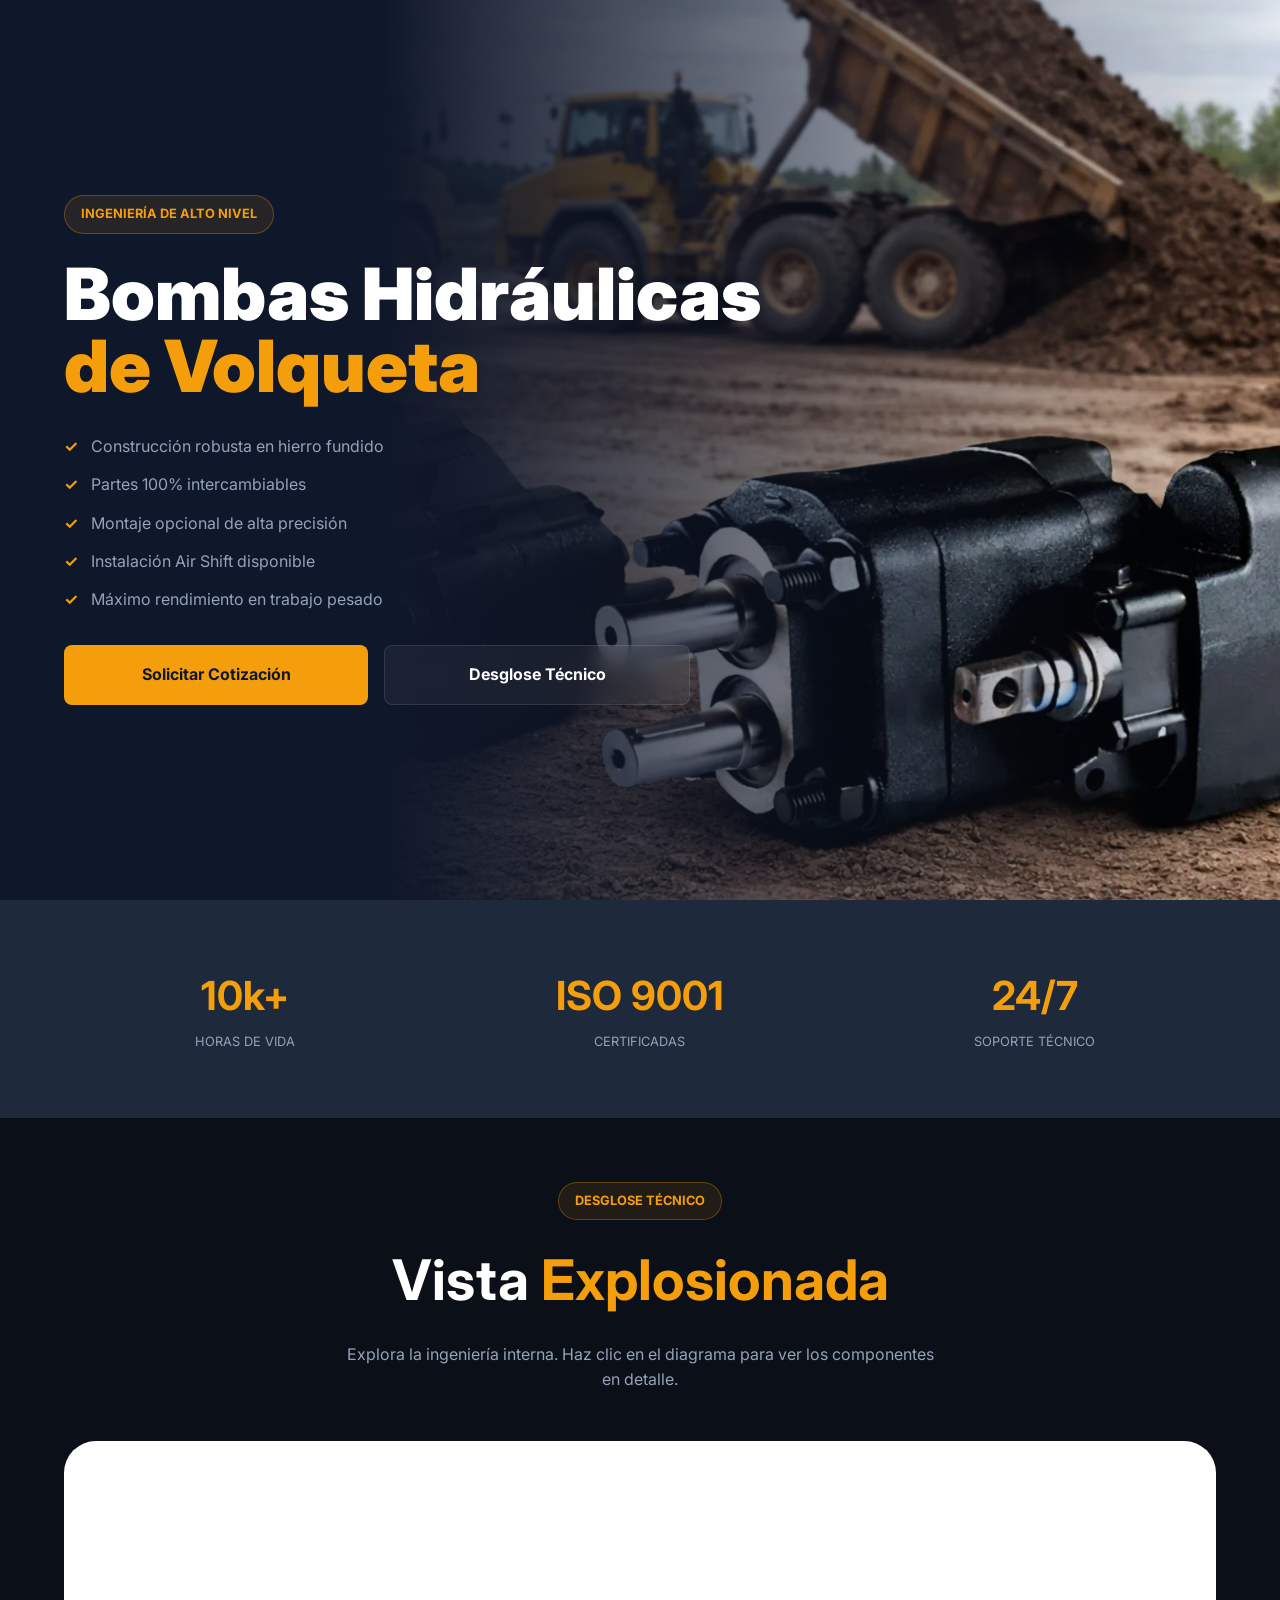
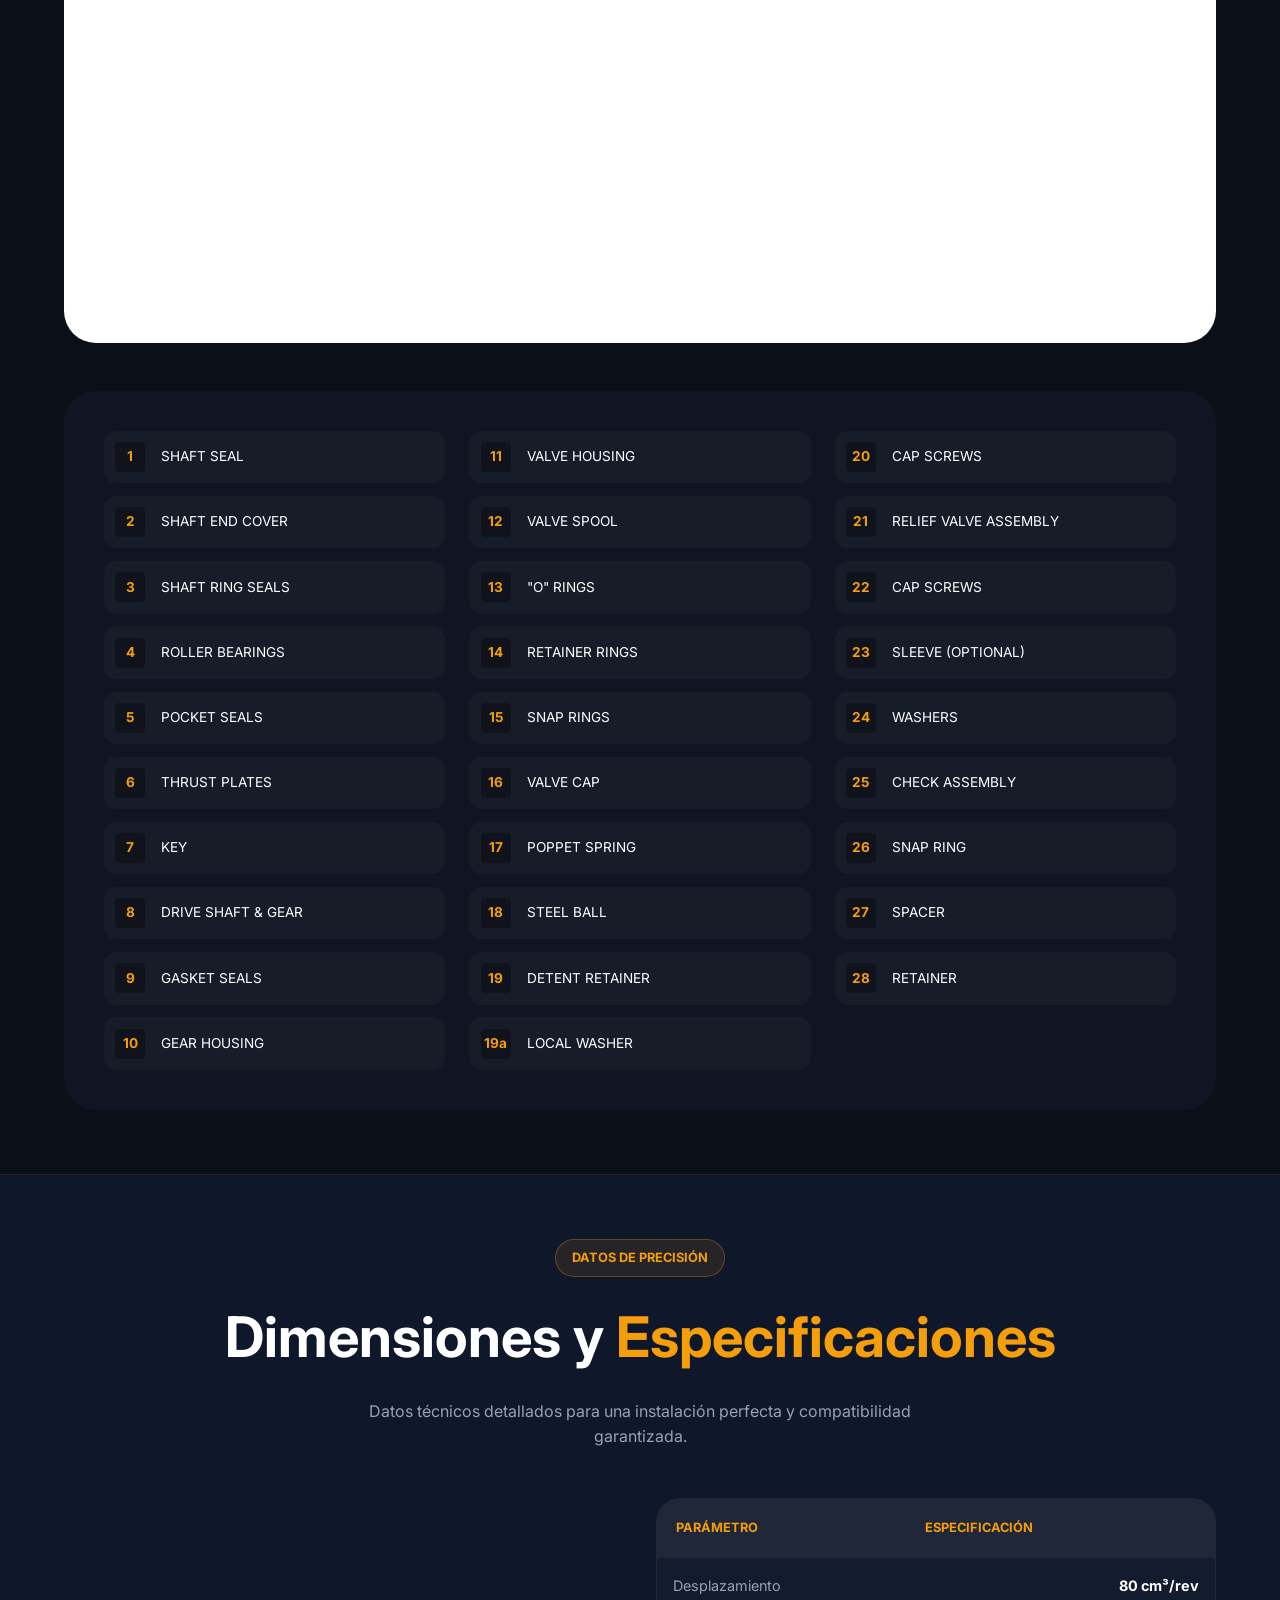
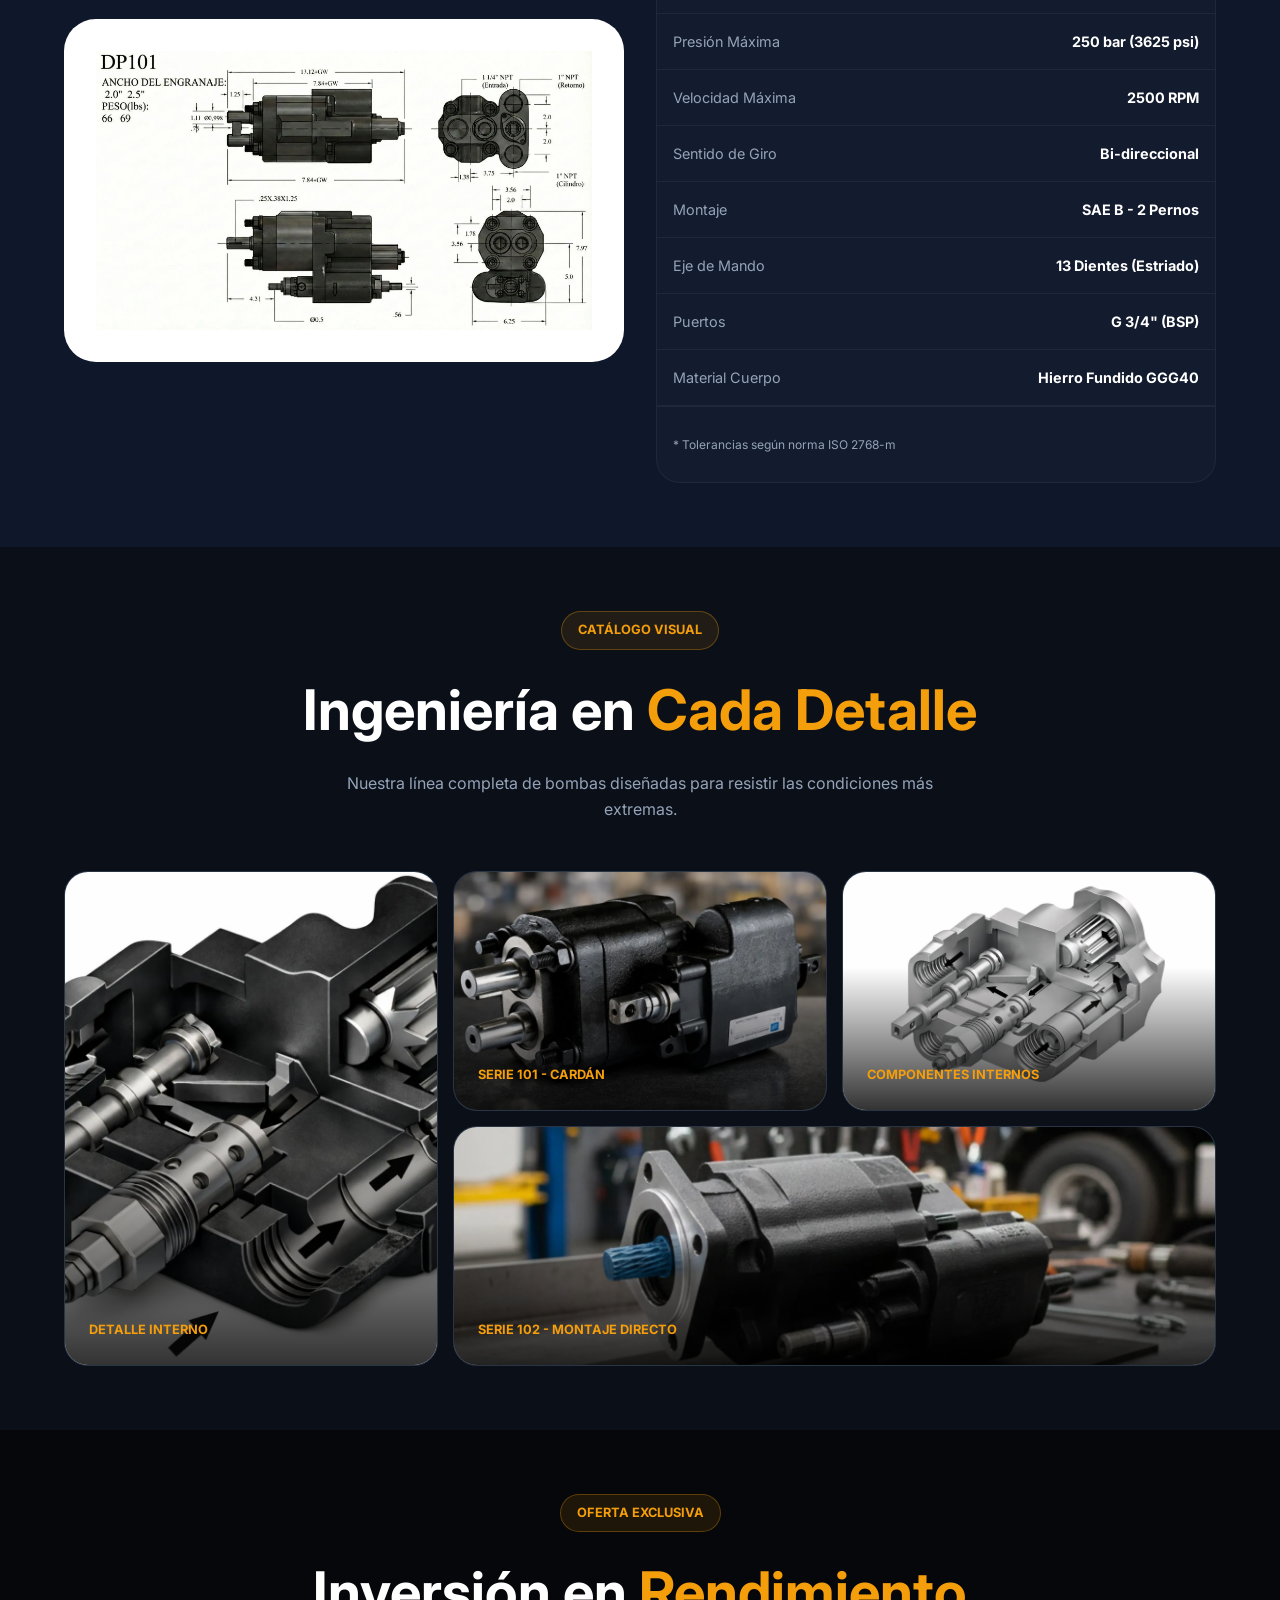
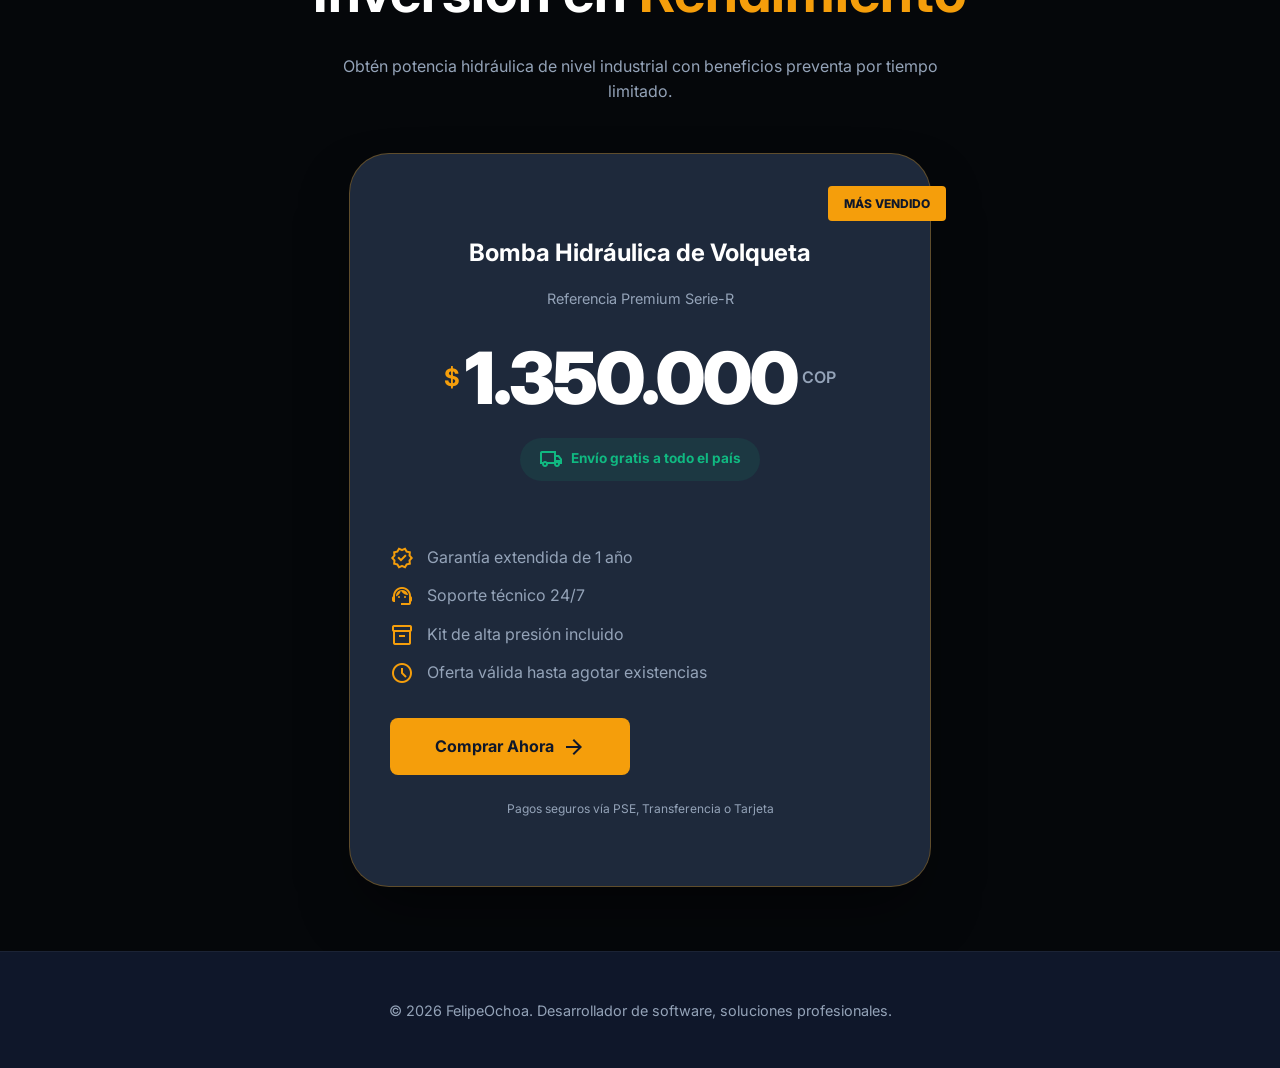
<file: index.html>
<!DOCTYPE html>
<html lang="es">
    <head>
        <meta charset="UTF-8">
        <meta name="viewport" content="width=device-width, initial-scale=1.0">
        <title>Bombas Hidráulicas Premium para Volqueta</title>
        <meta name="description" content="Venta de bombas hidráulicas de alto rendimiento para volquetas. Series C101, C102, G101 y G102. Construcción en hierro fundido, envío gratis y garantía de 1 año.">
        <meta name="keywords" content="bombas hidráulicas, bomba de volqueta, serie 101, serie 102, toma de fuerza, montaje en cardán, repuestos hidráulicos de maquinaria">
        <meta name="author" content="FelipeOchoa.com">
        <meta name="robots" content="index, follow">
        <link rel="icon" type="image/png" sizes="32x32" href="assets/favicon-32x32.png">
        <link rel="icon" type="image/png" sizes="96x96" href="assets/favicon-96x96.png">
        <link rel="icon" type="image/png" sizes="16x16" href="assets/favicon-16x16.png">
        <link rel="canonical" href="https://felipeochoa.com/">
        <link rel="preload" as="image" href="assets/bombas-hidraulicas-volqueta.webp" fetchpriority="high">
        <link rel="stylesheet" href="estilos.css">
        <link href="https://fonts.googleapis.com/css2?family=Inter:wght@400;700;900&display=swap" rel="stylesheet">
        <link rel="stylesheet" href="https://fonts.googleapis.com/css2?family=Material+Symbols+Outlined:wght,FILL@100..700,0..1" />
    </head>
    <body>
        <header class="encabezadoPrincipal">
            <div class="encabezadoPrincipal__hero">
                <article class="encabezadoPrincipal__contenido">
                    <span class="etiquetaResalte">Ingeniería de Alto Nivel</span>
                    <h1 class="encabezadoPrincipal__titulo">Bombas Hidráulicas <span>de Volqueta</span></h1>
                    <ul class="listaCaracteristicas">
                        <li class="listaCaracteristicas__item">Construcción robusta en hierro fundido</li>
                        <li class="listaCaracteristicas__item">Partes 100% intercambiables</li>
                        <li class="listaCaracteristicas__item">Montaje opcional de alta precisión</li>
                        <li class="listaCaracteristicas__item">Instalación Air Shift disponible</li>
                        <li class="listaCaracteristicas__item">Máximo rendimiento en trabajo pesado</li>
                    </ul>
                    <nav class="encabezadoPrincipal__acciones">
                        <a href="#cotizacion" class="boton boton--primario" title="Ir a la sección de precios y cotización">Solicitar Cotización</a>
                        <a href="#tecnico" class="boton boton--secundario" title="Ver especificaciones técnicas y vista explosionada">Desglose Técnico</a>
                    </nav>
                </article>
                <figure class="encabezadoPrincipal__figura">
                    <source srcset="assets/bombas-hidraulicas-volqueta.webp" media="(min-width: 768px)">
                    <img class="encabezadoPrincipal__imagen" src="assets/bombas-hidraulicas-volqueta.webp" alt="Dos bombas hidráulicas de hierro fundido para volquetas en primer plano" title="Bombas hidráulicas premium de hierro fundido" fetchpriority="high">
                </figure>
            </div>
        </header>
        <main>
            <section class="seccionEstadisticas">
                <article class="seccionEstadisticas__item"><strong>10k+</strong><span>Horas de Vida</span></article>
                <article class="seccionEstadisticas__item"><strong>ISO 9001</strong><span>Certificadas</span></article>
                <article class="seccionEstadisticas__item"><strong>24/7</strong><span>Soporte Técnico</span></article>
            </section>
            <section id="tecnico" class="seccionTecnica">
                <header class="seccionTecnica__encabezado">
                    <span class="etiquetaResalte">Desglose Técnico</span>
                    <h2 class="seccionTecnica__titulo">Vista <span>Explosionada</span></h2>
                    <p class="seccionTecnica__descripcion">Explora la ingeniería interna. Haz clic en el diagrama para ver los componentes en detalle.</p>
                </header>
                <figure class="vistaExplosionada" id="abrirModal" title="Haga clic para ampliar el diagrama de la bomba">
                    <div class="vistaExplosionada__carrusel">
                        <img loading="lazy" src="assets/bomba-hidraulica-despiece-frontal.webp" alt="Vista explosionada frontal de bomba hidráulica" title="Despiece frontal bomba hidráulica" class="vistaExplosionada__imagen" style="--retraso: 0s">
                        <img loading="lazy" src="assets/diagrama-tecnico-bomba-volqueta.webp" alt="Diagrama técnico detallado de engranajes" title="Diagrama de engranajes internos" class="vistaExplosionada__imagen" style="--retraso: 4s">
                        <img loading="lazy" src="assets/plano-ensamble-bomba-hidraulica.webp" alt="Plano de ensamble y despiece técnico" title="Plano técnico de ensamble" class="vistaExplosionada__imagen" style="--retraso: 8s">
                    </div>
                    <div class="vistaExplosionada__indicadorZoom">
                        <span class="material-symbols-outlined vistaExplosionada__icono">zoom_in</span>
                    </div>
                </figure>
                <article class="cuadriculaComponentes">
                    <div class="cuadriculaComponentes__columna">
                        <div class="cuadriculaComponentes__item"><b>1</b><span>SHAFT SEAL</span></div>
                        <div class="cuadriculaComponentes__item"><b>2</b><span>SHAFT END COVER</span></div>
                        <div class="cuadriculaComponentes__item"><b>3</b><span>SHAFT RING SEALS</span></div>
                        <div class="cuadriculaComponentes__item"><b>4</b><span>ROLLER BEARINGS</span></div>
                        <div class="cuadriculaComponentes__item"><b>5</b><span>POCKET SEALS</span></div>
                        <div class="cuadriculaComponentes__item"><b>6</b><span>THRUST PLATES</span></div>
                        <div class="cuadriculaComponentes__item"><b>7</b><span>KEY</span></div>
                        <div class="cuadriculaComponentes__item"><b>8</b><span>DRIVE SHAFT & GEAR</span></div>
                        <div class="cuadriculaComponentes__item"><b>9</b><span>GASKET SEALS</span></div>
                        <div class="cuadriculaComponentes__item"><b>10</b><span>GEAR HOUSING</span></div>
                    </div>
                    <div class="cuadriculaComponentes__columna">
                        <div class="cuadriculaComponentes__item"><b>11</b><span>VALVE HOUSING</span></div>
                        <div class="cuadriculaComponentes__item"><b>12</b><span>VALVE SPOOL</span></div>
                        <div class="cuadriculaComponentes__item"><b>13</b><span>"O" RINGS</span></div>
                        <div class="cuadriculaComponentes__item"><b>14</b><span>RETAINER RINGS</span></div>
                        <div class="cuadriculaComponentes__item"><b>15</b><span>SNAP RINGS</span></div>
                        <div class="cuadriculaComponentes__item"><b>16</b><span>VALVE CAP</span></div>
                        <div class="cuadriculaComponentes__item"><b>17</b><span>POPPET SPRING</span></div>
                        <div class="cuadriculaComponentes__item"><b>18</b><span>STEEL BALL</span></div>
                        <div class="cuadriculaComponentes__item"><b>19</b><span>DETENT RETAINER</span></div>
                        <div class="cuadriculaComponentes__item"><b>19a</b><span>LOCAL WASHER</span></div>
                    </div>
                    <div class="cuadriculaComponentes__columna">
                        <div class="cuadriculaComponentes__item"><b>20</b><span>CAP SCREWS</span></div>
                        <div class="cuadriculaComponentes__item"><b>21</b><span>RELIEF VALVE ASSEMBLY</span></div>
                        <div class="cuadriculaComponentes__item"><b>22</b><span>CAP SCREWS</span></div>
                        <div class="cuadriculaComponentes__item"><b>23</b><span>SLEEVE (OPTIONAL)</span></div>
                        <div class="cuadriculaComponentes__item"><b>24</b><span>WASHERS</span></div>
                        <div class="cuadriculaComponentes__item"><b>25</b><span>CHECK ASSEMBLY</span></div>
                        <div class="cuadriculaComponentes__item"><b>26</b><span>SNAP RING</span></div>
                        <div class="cuadriculaComponentes__item"><b>27</b><span>SPACER</span></div>
                        <div class="cuadriculaComponentes__item"><b>28</b><span>RETAINER</span></div>
                    </div>
                </article>
            </section>
            <section class="seccionDimensiones">
                <header class="seccionTecnica__encabezado">
                    <span class="etiquetaResalte">Datos de Precisión</span>
                    <h2 class="seccionTecnica__titulo">Dimensiones y <span>Especificaciones</span></h2>
                    <p class="seccionTecnica__descripcion">Datos técnicos detallados para una instalación perfecta y compatibilidad garantizada.</p>
                </header>
                <div class="seccionDimensiones__cuadricula">
                    <figure class="seccionDimensiones__visual">
                        <img loading="lazy" src="assets/dimensiones-tecnicas.webp" alt="Diagrama de dimensiones técnicas de la bomba" title="Esquema de dimensiones de brida y eje estriado">
                    </figure>
                    <div class="seccionDimensiones__contenedorTabla">
                        <table class="seccionDimensiones__tabla">
                            <thead>
                                <tr><th>Parámetro</th><th>Especificación</th></tr>
                            </thead>
                            <tbody>
                                <tr><td>Desplazamiento</td><td>80 cm³/rev</td></tr>
                                <tr><td>Presión Máxima</td><td>250 bar (3625 psi)</td></tr>
                                <tr><td>Velocidad Máxima</td><td>2500 RPM</td></tr>
                                <tr><td>Sentido de Giro</td><td>Bi-direccional</td></tr>
                                <tr><td>Montaje</td><td>SAE B - 2 Pernos</td></tr>
                                <tr><td>Eje de Mando</td><td>13 Dientes (Estriado)</td></tr>
                                <tr><td>Puertos</td><td>G 3/4" (BSP)</td></tr>
                                <tr><td>Material Cuerpo</td><td>Hierro Fundido GGG40</td></tr>
                            </tbody>
                        </table>
                        <footer class="seccionDimensiones__pieTabla">
                            <p>* Tolerancias según norma ISO 2768-m</p>
                        </footer>
                    </div>
                </div>
            </section>
            <section class="seccionModelos">
                <header class="seccionTecnica__encabezado">
                    <span class="etiquetaResalte">Catálogo Visual</span>
                    <h2 class="seccionTecnica__titulo">Ingeniería en <span>Cada Detalle</span></h2>
                    <p class="seccionTecnica__descripcion">Nuestra línea completa de bombas diseñadas para resistir las condiciones más extremas.</p>
                </header>
                <div class="seccionModelos__cuadricula">
                    <article class="seccionModelos__tarjeta seccionModelos__tarjeta--alta">
                        <img loading="lazy" src="assets/despiece-interno-valvulas-bomba.webp" alt="Despiece técnico interno mostrando el sistema de válvulas de la bomba hidráulica" title="Sistema de válvulas de bomba hidráulica serie R">
                        <div class="seccionModelos__superposicion">
                            <span class="seccionModelos__nombre">Detalle Interno</span>
                        </div>
                    </article>
                    <article class="seccionModelos__tarjeta">
                        <img loading="lazy" src="assets/bomba-hidraulica-101-montaje-cardan.webp" alt="Bomba hidráulica serie 101 para volqueta con configuración de montaje en cardán" title="Bomba serie 101 lista para montaje en cardán">
                        <div class="seccionModelos__superposicion">
                            <span class="seccionModelos__nombre">Serie 101 - Cardán</span>
                        </div>
                    </article>
                    <article class="seccionModelos__tarjeta">
                        <img loading="lazy" src="assets/componentes-internos-bomba-hidraulica.webp" alt="Vista detallada de los componentes internos y engranajes de la bomba hidráulica" title="Engranajes y componentes internos de precisión">
                        <div class="seccionModelos__superposicion">
                            <span class="seccionModelos__nombre">Componentes Internos</span>
                        </div>
                    </article>
                    <article class="seccionModelos__tarjeta seccionModelos__tarjeta--ancha">
                        <img loading="lazy" src="assets/bomba-hidraulica-102-toma-fuerza-directa.webp" alt="Bomba hidráulica serie 102 de montaje directo para toma de fuerza de equipo pesado" title="Bomba serie 102 para toma de fuerza directa">
                        <div class="seccionModelos__superposicion">
                            <span class="seccionModelos__nombre">Serie 102 - Montaje Directo</span>
                        </div>
                    </article>
                </div>
            </section>
            <section class="seccionPrecios" id="cotizacion">
                <header class="seccionTecnica__encabezado">
                    <span class="etiquetaResalte">Oferta Exclusiva</span>
                    <h2 class="seccionTecnica__titulo">Inversión en <span>Rendimiento</span></h2>
                    <p class="seccionTecnica__descripcion">Obtén potencia hidráulica de nivel industrial con beneficios preventa por tiempo limitado.</p>
                </header>
                <div class="seccionPrecios__contenedor">
                    <article class="tarjetaPrecio tarjetaPrecio--destacada">
                        <div class="tarjetaPrecio__etiqueta">Más Vendido</div>
                        <header class="tarjetaPrecio__encabezado">
                            <h3>Bomba Hidráulica de Volqueta</h3>
                            <p>Referencia Premium Serie-R</p>
                        </header>
                        <div class="tarjetaPrecio__monto">
                            <span class="tarjetaPrecio__moneda">$</span>
                            <span class="tarjetaPrecio__valor">1.350.000</span>
                            <span class="tarjetaPrecio__periodo">COP</span>
                        </div>
                        <div class="tarjetaPrecio__envio">
                            <span class="material-symbols-outlined">local_shipping</span>
                            Envío gratis a todo el país
                        </div>
                        <ul class="listaCaracteristicas listaCaracteristicas--precios">
                            <li class="listaCaracteristicas__item"><span class="material-symbols-outlined">verified</span> Garantía extendida de 1 año</li>
                            <li class="listaCaracteristicas__item"><span class="material-symbols-outlined">support_agent</span> Soporte técnico 24/7</li>
                            <li class="listaCaracteristicas__item"><span class="material-symbols-outlined">inventory_2</span> Kit de alta presión incluido</li>
                            <li class="listaCaracteristicas__item"><span class="material-symbols-outlined">schedule</span> Oferta válida hasta agotar existencias</li>
                        </ul>
                        <a href="https://wa.me/3161719820" target="_blank" class="boton boton--primario boton--anchoCompleto" title="Contactar por WhatsApp para comprar la bomba hidráulica">
                            Comprar Ahora <span class="material-symbols-outlined">arrow_forward</span>
                        </a>
                        <p class="tarjetaPrecio__nota">Pagos seguros vía PSE, Transferencia o Tarjeta</p>
                    </article>
                </div>
            </section>
        </main>
        <aside id="modalExplorador" class="modalExplorador" aria-hidden="true">
            <div class="modalExplorador__contenido">
                <button class="modalExplorador__cerrar" id="cerrarModal" aria-label="Cerrar modal" title="Cerrar vista ampliada">
                    <span class="material-symbols-outlined">close</span>
                </button>
                <figure class="modalExplorador__cuerpo">
                    <img loading="lazy" id="imagenModal" src="assets/bomba-hidraulica-despiece-frontal.webp" alt="Vista ampliada" title="Detalle en alta resolución">
                </figure>
                <nav class="modalExplorador__controles">
                    <button class="modalExplorador__botonControl" id="botonAtrasModal" aria-label="Imagen anterior" title="Ver imagen anterior">
                        <span class="material-symbols-outlined">arrow_back_ios_new</span>
                    </button>
                    <div class="modalExplorador__contador" id="contadorModal">1 / 3</div>
                    <button class="modalExplorador__botonControl" id="botonAdelanteModal" aria-label="Siguiente imagen" title="Ver siguiente imagen">
                        <span class="material-symbols-outlined">arrow_forward_ios</span>
                    </button>
                </nav>
            </div>
        </aside>
        <footer class="piePagina">
            <p>© 2026 FelipeOchoa. Desarrollador de software, soluciones profesionales.</p>
        </footer>
        <script src="modal.js"></script>
    </body>
</html>
</file>
<file: estilos.css>
:root {
    --color-primario: #f59e0b;
    --color-primario-hover: #d97706;
    --color-oscuro: #0f172a;
    --color-oscuro-acento: #1e293b;
    --color-blanco: #ffffff;
    --color-texto-mutado: #94a3b8;
    --fuente-principal: 'Inter', sans-serif;
    --transicion: all 0.3s cubic-bezier(0.4, 0, 0.2, 1);
}

body {
    background-color: var(--color-oscuro);
    font-family: var(--fuente-principal);
    color: var(--color-blanco);
    margin: 0;
    line-height: 1.6;
}

.etiquetaResalte {
    background: rgba(245, 158, 11, 0.1);
    color: var(--color-primario);
    padding: 0.5rem 1rem;
    border-radius: 50px;
    font-size: 0.8rem;
    font-weight: 700;
    text-transform: uppercase;
    border: 1px solid rgba(245, 158, 11, 0.3);
    display: inline-block;
}

.boton {
    padding: 1rem 2rem;
    border-radius: 8px;
    text-decoration: none;
    font-weight: 700;
    transition: var(--transicion);
    text-align: center;
    display: flex;
    justify-content: center;
    align-items: center;
    gap: 0.5rem;
}

.boton--primario {
    background: var(--color-primario);
    color: var(--color-oscuro);
}

.boton--primario:hover {
    background: var(--color-primario-hover);
    transform: translateY(-2px);
    box-shadow: 0 10px 20px rgba(245, 158, 11, 0.2);
}

.boton--secundario {
    background: rgba(255, 255, 255, 0.05);
    color: var(--color-blanco);
    border: 1px solid rgba(255, 255, 255, 0.1);
    backdrop-filter: blur(10px);
}

.boton--secundario:hover {
    background: rgba(255, 255, 255, 0.1);
}

.boton--anchoCompleto {
    width: 100%;
    box-sizing: border-box;
}

.listaCaracteristicas {
    list-style: none;
    padding: 0;
    margin: 2rem 0;
}

.listaCaracteristicas__item {
    margin-bottom: 0.8rem;
    display: flex;
    align-items: center;
    gap: 0.8rem;
    font-size: 1rem;
    color: var(--color-texto-mutado);
}

.listaCaracteristicas__item::before {
    content: "✓";
    color: var(--color-primario);
    font-weight: bold;
}

.listaCaracteristicas--precios .listaCaracteristicas__item::before {
    content: none;
}

.listaCaracteristicas--precios .material-symbols-outlined {
    color: var(--color-primario);
}

.encabezadoPrincipal__hero {
    position: relative;
    width: 100%;
    min-height: 100vh;
    display: flex;
    flex-direction: column;
    justify-content: flex-end;
    padding: 3rem 5%;
    box-sizing: border-box;
}

.encabezadoPrincipal__contenido {
    position: relative;
    z-index: 10;
    width: 100%;
    animation: fadeInUp 1s ease-out;
    margin-bottom: 2rem;
}

.encabezadoPrincipal__titulo {
    font-size: clamp(2.5rem, 8vw, 4.5rem);
    line-height: 1;
    margin: 1.5rem 0;
    font-weight: 900;
}

.encabezadoPrincipal__titulo span {
    display: block;
    color: var(--color-primario);
}

.encabezadoPrincipal__acciones {
    display: flex;
    flex-direction: column;
    gap: 1rem;
}

.encabezadoPrincipal__figura {
    position: absolute;
    inset: 0;
    z-index: 1;
    margin: 0;
}

.encabezadoPrincipal__imagen {
    width: 100%;
    height: 100%;
    object-fit: cover;
}

.encabezadoPrincipal__figura::after {
    content: "";
    position: absolute;
    inset: 0;
    background: linear-gradient(
        0deg, 
        var(--color-oscuro) 10%, 
        rgba(15, 23, 42, 0.8) 100%
    );
    z-index: 2;
}

.seccionEstadisticas {
    display: grid;
    grid-template-columns: 1fr;
    gap: 2rem;
    padding: 4rem 5%;
    background: var(--color-oscuro-acento);
}

.seccionEstadisticas__item {
    text-align: center;
}

.seccionEstadisticas__item strong {
    display: block;
    font-size: 2.5rem;
    color: var(--color-primario);
}

.seccionEstadisticas__item span {
    color: var(--color-texto-mutado);
    text-transform: uppercase;
    font-size: 0.8rem;
}

.seccionTecnica,
.seccionDimensiones,
.seccionModelos,
.seccionPrecios {
    padding: 4rem 5%;
    background-color: #0a0f18;
}

.seccionTecnica__encabezado {
    text-align: center;
    margin-bottom: 3rem;
}

.seccionTecnica__titulo {
    font-size: clamp(2rem, 5vw, 3.5rem);
    margin: 1rem 0;
}

.seccionTecnica__titulo span {
    color: var(--color-primario);
}

.seccionTecnica__descripcion {
    color: var(--color-texto-mutado);
    max-width: 600px;
    margin: 0 auto;
}

.vistaExplosionada {
    position: relative;
    height: 350px;
    background: white;
    border-radius: 2rem;
    overflow: hidden;
    cursor: pointer;
    border: 1px solid rgba(255, 255, 255, 0.1);
    transition: var(--transicion);
    margin: 0 0 3rem 0;
}

.vistaExplosionada__imagen {
    position: absolute;
    inset: 0;
    width: 100%;
    height: 100%;
    object-fit: contain;
    opacity: 0;
    animation: crossfade 12s infinite;
    animation-delay: var(--retraso);
}

.vistaExplosionada__indicadorZoom {
    position: absolute;
    inset: 0;
    display: flex;
    align-items: center;
    justify-content: center;
    opacity: 0;
    transition: 0.4s;
    background: rgba(15, 23, 42, 0.2);
}

.vistaExplosionada__icono {
    background: var(--color-primario);
    padding: 1.2rem;
    border-radius: 50%;
    color: var(--color-oscuro);
    display: flex;
    box-shadow: 0 0 30px rgba(245, 158, 11, 0.4);
}

.cuadriculaComponentes {
    display: grid;
    grid-template-columns: 1fr;
    gap: 1.5rem;
    background: rgba(21, 28, 44, 0.5);
    padding: 1.5rem;
    border-radius: 2rem;
}

.cuadriculaComponentes__columna {
    display: flex;
    flex-direction: column;
    gap: 0.8rem;
}

.cuadriculaComponentes__item {
    display: flex;
    align-items: center;
    gap: 1rem;
    background: rgba(255, 255, 255, 0.03);
    padding: 0.7rem;
    border-radius: 0.8rem;
    font-size: 0.85rem;
}

.cuadriculaComponentes__item b {
    color: var(--color-primario);
    background: rgba(0, 0, 0, 0.3);
    width: 30px;
    height: 30px;
    display: flex;
    align-items: center;
    justify-content: center;
    border-radius: 4px;
}

.seccionDimensiones {
    background-color: var(--color-oscuro);
    border-top: 1px solid rgba(255, 255, 255, 0.05);
}

.seccionDimensiones__cuadricula {
    display: grid;
    grid-template-columns: 1fr;
    gap: 2rem;
}

.seccionDimensiones__visual {
    background: white;
    padding: 1rem;
    border-radius: 2rem;
    margin: 0;
    order: 2;
}

.seccionDimensiones__visual img {
    width: 100%;
    height: auto;
    display: block;
}

.seccionDimensiones__contenedorTabla {
    background: rgba(255, 255, 255, 0.02);
    border-radius: 1.5rem;
    border: 1px solid rgba(255, 255, 255, 0.05);
    overflow: hidden;
    order: 1;
}

.seccionDimensiones__tabla {
    width: 100%;
    border-collapse: collapse;
    text-align: left;
}

.seccionDimensiones__tabla th {
    background: rgba(255, 255, 255, 0.05);
    padding: 1.2rem;
    color: var(--color-primario);
    text-transform: uppercase;
    font-size: 0.8rem;
}

.seccionDimensiones__tabla td {
    padding: 1rem;
    border-bottom: 1px solid rgba(255, 255, 255, 0.05);
    font-size: 0.9rem;
}

.seccionDimensiones__tabla td:first-child {
    color: var(--color-texto-mutado);
}

.seccionDimensiones__tabla td:last-child {
    color: var(--color-blanco);
    font-weight: 700;
    text-align: right;
}

.seccionDimensiones__pieTabla {
    padding: 1rem;
    font-size: 0.75rem;
    color: var(--color-texto-mutado);
    border-top: 1px solid rgba(255, 255, 255, 0.05);
}

.seccionModelos__cuadricula {
    display: flex;
    flex-direction: column;
    gap: 15px;
    max-width: 1200px;
    margin: 0 auto;
}

.seccionModelos__tarjeta {
    position: relative;
    border-radius: 1.5rem;
    overflow: hidden;
    background: var(--color-oscuro-acento);
    border: 1px solid rgba(255, 255, 255, 0.05);
    height: 250px;
    margin: 0;
}

.seccionModelos__tarjeta img {
    width: 100%;
    height: 100%;
    object-fit: cover;
    transition: transform 0.6s ease;
}

.seccionModelos__superposicion {
    position: absolute;
    inset: 0;
    background: linear-gradient(to top, rgba(0, 0, 0, 0.8) 0%, transparent 60%);
    display: flex;
    align-items: flex-end;
    padding: 1.5rem;
}

.seccionModelos__nombre {
    color: var(--color-primario);
    font-weight: 700;
    font-size: 0.8rem;
    text-transform: uppercase;
}

/* PRECIOS */
.seccionPrecios {
    background-color: #05070a;
    overflow: hidden;
}

.seccionPrecios__contenedor {
    display: flex;
    justify-content: center;
}

.tarjetaPrecio {
    background: var(--color-oscuro-acento);
    width: 100%;
    max-width: 500px;
    border-radius: 2.5rem;
    padding: 3rem 1.5rem;
    position: relative;
    text-align: center;
}

.tarjetaPrecio--destacada {
    border: 1px solid rgba(245, 158, 11, 0.3);
    box-shadow: 0 30px 60px -15px rgba(0, 0, 0, 0.5);
}

.tarjetaPrecio__etiqueta {
    position: absolute;
    top: 1.5rem;
    right: -0.5rem;
    background: var(--color-primario);
    color: var(--color-oscuro);
    padding: 0.5rem 1rem;
    font-weight: 800;
    font-size: 0.75rem;
    text-transform: uppercase;
    border-radius: 4px;
}

.tarjetaPrecio__encabezado h3 {
    font-size: 1.5rem;
    margin-bottom: 0.5rem;
}

.tarjetaPrecio__encabezado p {
    color: var(--color-texto-mutado);
    font-size: 0.9rem;
    margin-bottom: 2rem;
}

.tarjetaPrecio__monto {
    display: flex;
    align-items: center;
    justify-content: center;
    gap: 0.3rem;
    margin-bottom: 1.5rem;
}

.tarjetaPrecio__moneda {
    font-size: 1.5rem;
    color: var(--color-primario);
    font-weight: 700;
}

.tarjetaPrecio__valor {
    font-size: 3.5rem;
    font-weight: 900;
    line-height: 1;
    letter-spacing: -2px;
}

.tarjetaPrecio__periodo {
    color: var(--color-texto-mutado);
    font-weight: 600;
}

.tarjetaPrecio__envio {
    background: rgba(16, 185, 129, 0.1);
    color: #10B981;
    display: inline-flex;
    align-items: center;
    gap: 0.5rem;
    padding: 0.6rem 1.2rem;
    border-radius: 50px;
    font-size: 0.85rem;
    font-weight: 700;
    margin-bottom: 2rem;
}

.tarjetaPrecio__nota {
    margin-top: 1.5rem;
    font-size: 0.75rem;
    color: var(--color-texto-mutado);
}

/* MODAL */
.modalExplorador {
    display: none;
    position: fixed;
    inset: 0;
    z-index: 9999;
    background: rgba(5, 7, 10, 0.9);
    backdrop-filter: blur(12px);
    align-items: center;
    justify-content: center;
    opacity: 0;
    transition: opacity 0.4s ease;
}

.modalExplorador.activo {
    opacity: 1;
}

.modalExplorador__contenido {
    position: relative;
    width: 90%;
    max-width: 1200px;
    height: 70vh;
    display: flex;
    flex-direction: column;
    gap: 1.5rem;
}

.modalExplorador__cuerpo {
    flex: 1;
    background: white;
    border-radius: 1.5rem;
    display: flex;
    align-items: center;
    justify-content: center;
    padding: 1rem;
    margin: 0;
    overflow: hidden;
}

.modalExplorador__cuerpo img {
    max-width: 100%;
    max-height: 100%;
    object-fit: contain;
    transition: opacity 0.3s;
}

.modalExplorador__cerrar {
    position: absolute;
    top: -2rem;
    right: 0;
    background: var(--color-primario);
    border: none;
    color: var(--color-oscuro);
    width: 45px;
    height: 45px;
    border-radius: 50%;
    cursor: pointer;
    z-index: 10;
    display: flex;
    align-items: center;
    justify-content: center;
}

.modalExplorador__controles {
    display: flex;
    align-items: center;
    justify-content: center;
    gap: 2.5rem;
    background: rgba(255, 255, 255, 0.05);
    padding: 1rem 2rem;
    border-radius: 50px;
    border: 1px solid rgba(255, 255, 255, 0.1);
    align-self: center;
}

.modalExplorador__botonControl {
    background: none;
    border: none;
    color: white;
    cursor: pointer;
    transition: 0.3s;
    display: flex;
}

.modalExplorador__contador {
    font-weight: 700;
    letter-spacing: 2px;
    font-size: 0.9rem;
    color: var(--color-texto-mutado);
}

.piePagina {
    text-align: center;
    padding: 2rem;
    font-size: 0.9rem;
    color: var(--color-texto-mutado);
    border-top: 1px solid rgba(255, 255, 255, 0.05);
}

@keyframes fadeInUp {
    from {
        opacity: 0;
        transform: translateY(30px);
    }

    to {
        opacity: 1;
        transform: translateY(0);
    }
}

@keyframes crossfade {

    0%,
    33% {
        opacity: 1;
    }

    41%,
    100% {
        opacity: 0;
    }
}

@media (min-width: 768px) {
    .encabezadoPrincipal__hero {
        align-items: center;
        justify-content: center;
    }

    .encabezadoPrincipal__contenido {
        max-width: 700px;
        align-self: flex-start;
        margin-bottom: 0;
    }

    .encabezadoPrincipal__acciones {
        flex-direction: row;
    }

    .boton {
        width: 15em;
    }

    .encabezadoPrincipal__figura::after {
        background: linear-gradient(
            90deg, 
            var(--color-oscuro) 0%, 
            var(--color-oscuro) 30%, 
            transparent 100%
        );
    }

    .seccionEstadisticas {
        grid-template-columns: repeat(3, 1fr);
    }

    .vistaExplosionada {
        height: 500px;
    }

    .vistaExplosionada:hover {
        border-color: rgba(245, 158, 11, 0.5);
        box-shadow: 0 20px 40px rgba(0, 0, 0, 0.4);
    }

    .vistaExplosionada:hover .vistaExplosionada__indicadorZoom {
        opacity: 1;
    }

    .cuadriculaComponentes {
        grid-template-columns: repeat(3, 1fr);
        padding: 2.5rem;
    }

    .seccionDimensiones__cuadricula {
        grid-template-columns: 1fr 1fr;
        align-items: center;
    }

    .seccionDimensiones__visual {
        order: 1;
        padding: 2rem;
    }

    .seccionDimensiones__contenedorTabla {
        order: 2;
    }

    .seccionModelos__cuadricula {
        display: grid;
        grid-template-columns: repeat(3, 1fr);
        grid-auto-rows: 15em;
    }

    .seccionModelos__tarjeta {
        height: auto;
    }

    .seccionModelos__tarjeta--alta {
        grid-row: span 2;
    }

    .seccionModelos__tarjeta--ancha {
        grid-column: span 2;
    }

    .seccionModelos__tarjeta:hover img {
        transform: scale(1.1);
    }

    .tarjetaPrecio {
        padding: 3.5rem 2.5rem;
    }

    .tarjetaPrecio__monto .tarjetaPrecio__valor {
        font-size: 4.5rem;
    }

    .tarjetaPrecio__etiqueta {
        top: 2rem;
        right: -1rem;
    }

    .modalExplorador__contenido {
        height: 85vh;
    }

    .modalExplorador__cerrar {
        top: -1rem;
        right: -1rem;
    }

    .modalExplorador__cerrar:hover {
        transform: rotate(90deg);
        color: var(--color-oscuro);
        background: var(--color-primario-hover);
    }

    .modalExplorador__botonControl:hover {
        color: var(--color-primario);
        transform: scale(1.2);
    }
}
</file>
